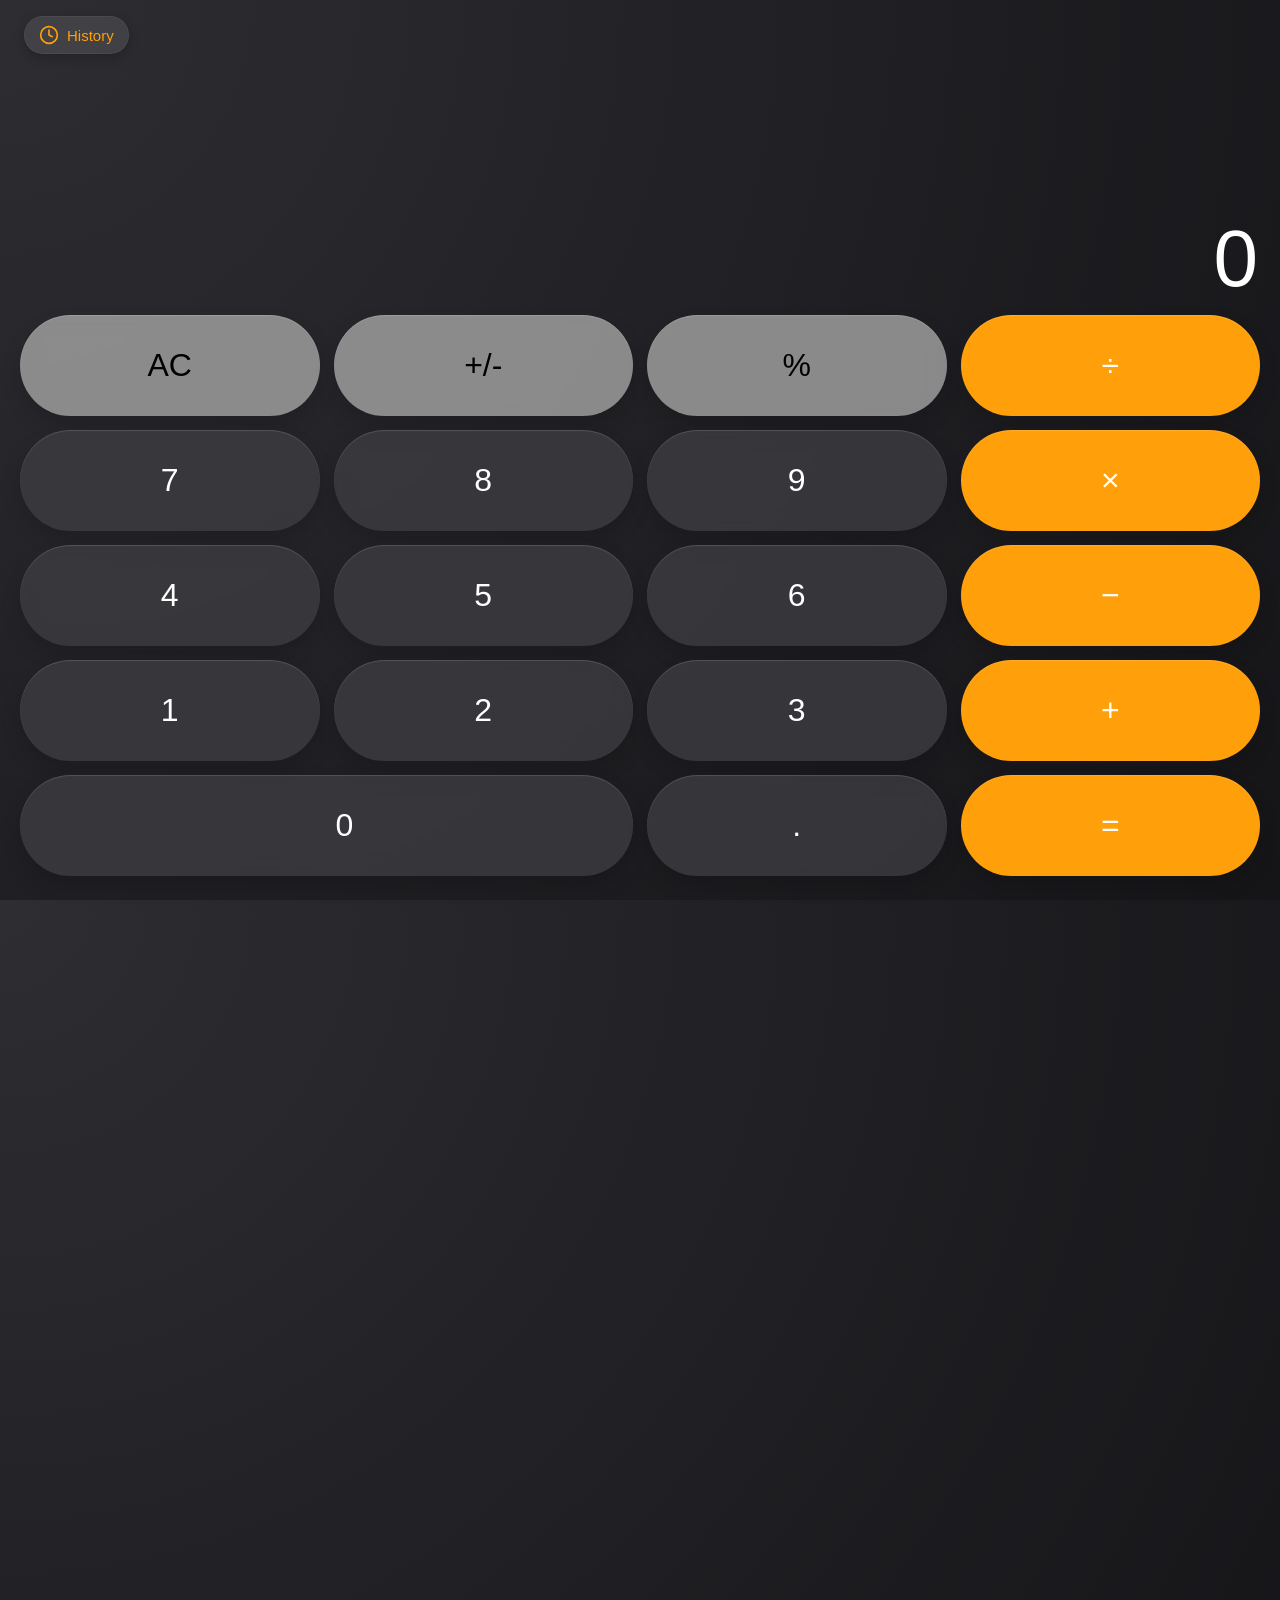
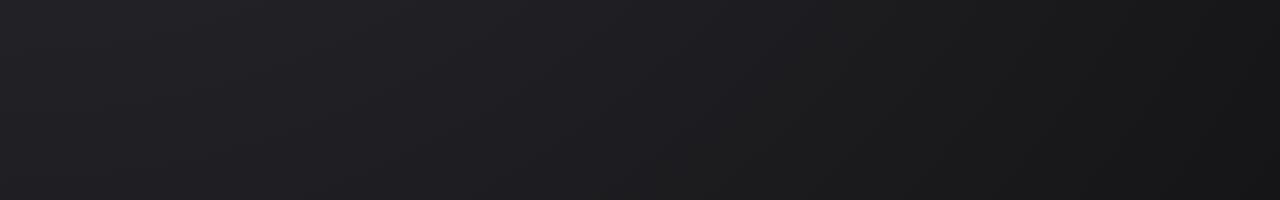
<file: assets/componets/calculator.html>
<!DOCTYPE html>
<html lang="en">
<head>
    <meta charset="UTF-8">
    <meta name="viewport" content="width=device-width, initial-scale=1.0">
    <title>macOS Calculator - Premium</title>
    <style>
        :root {
            --app-bg: radial-gradient(circle at top left, #2d2d32, #151518);
            --display-text: #ffffff;
            
            --btn-num-bg: rgba(60, 60, 65, 0.8);
            --btn-num-text: #ffffff;
            
            --btn-top-bg: rgba(165, 165, 165, 0.8);
            --btn-top-text: #000000;
            
            --btn-op-bg: #ff9f0a;
            --btn-op-text: #ffffff;
            --btn-op-active-bg: #ffffff;
            --btn-op-active-text: #ff9f0a;
            
            --history-bg: rgba(20, 20, 25, 0.65);
        }

        * {
            box-sizing: border-box;
            margin: 0;
            padding: 0;
            font-family: -apple-system, BlinkMacSystemFont, "SF Pro Display", "Segoe UI", Roboto, Helvetica, Arial, sans-serif;
            user-select: none;
            -webkit-user-select: none;
        }

        body {
            background: var(--app-bg);
            display: flex;
            justify-content: center;
            align-items: center;
            height: 100vh;
            overflow: hidden;
            color: var(--display-text);
        }

        .app-container {
            width: 100%;
            height: 100%;
            display: flex;
            position: relative;
        }

        .calculator {
            flex: 1;
            display: flex;
            flex-direction: column;
            width: 100%;
            height: 100%;
            z-index: 2;
            transition: transform 0.4s cubic-bezier(0.16, 1, 0.3, 1), filter 0.4s ease;
        }

        .calculator.blur-bg {
            filter: blur(8px) brightness(0.6);
            transform: scale(0.95);
        }

        .header {
            display: flex;
            justify-content: space-between;
            align-items: center;
            padding: 16px 24px;
        }

        .history-btn {
            background: rgba(255, 255, 255, 0.1);
            border: 1px solid rgba(255, 255, 255, 0.05);
            color: #ff9f0a;
            font-size: 15px;
            font-weight: 500;
            cursor: pointer;
            display: flex;
            align-items: center;
            gap: 8px;
            padding: 8px 14px;
            border-radius: 20px;
            transition: all 0.2s ease;
            box-shadow: 0 4px 12px rgba(0,0,0,0.2);
        }
        .history-btn:hover {
            background: rgba(255, 255, 255, 0.15);
            transform: translateY(-1px);
        }
        .history-btn:active {
            transform: translateY(1px) scale(0.95);
        }

        .display-container {
            flex: 1;
            display: flex;
            flex-direction: column;
            justify-content: flex-end;
            align-items: flex-end;
            padding: 0 24px 16px;
        }

        .display {
            font-size: 80px;
            font-weight: 200;
            line-height: 1;
            white-space: nowrap;
            transform-origin: right bottom;
            transition: transform 0.15s ease-out;
            letter-spacing: -2px;
        }
        
        .previous-equation {
            min-height: 24px;
            font-size: 22px;
            color: rgba(255, 255, 255, 0.5);
            margin-bottom: 8px;
            font-weight: 300;
            letter-spacing: 1px;
            transition: opacity 0.3s ease;
        }

        .keypad {
            display: grid;
            grid-template-columns: repeat(4, 1fr);
            grid-template-rows: repeat(5, 1fr);
            gap: 14px;
            padding: 0 20px 24px 20px;
            height: 65%;
        }

        button.key {
            border: none;
            outline: none;
            font-size: 32px;
            font-weight: 400;
            border-radius: 50vw; 
            cursor: pointer;
            display: flex;
            justify-content: center;
            align-items: center;
            position: relative;
            box-shadow: 0 10px 20px rgba(0,0,0,0.15), inset 0 1px 1px rgba(255,255,255,0.15);
            transition: transform 0.15s cubic-bezier(0.34, 1.56, 0.64, 1), filter 0.15s ease, background-color 0.2s ease;
            overflow: hidden;
        }

        /* Ripple effect wrapper logic */
        button.key::after {
            content: '';
            position: absolute;
            top: 50%;
            left: 50%;
            width: 100%;
            height: 100%;
            background: rgba(255, 255, 255, 0.2);
            border-radius: 50%;
            transform: translate(-50%, -50%) scale(0);
            opacity: 0;
            transition: transform 0.4s ease-out, opacity 0.4s ease-out;
        }

        button.key:active::after {
            transform: translate(-50%, -50%) scale(2);
            opacity: 1;
            transition: 0s;
        }

        button.key:active {
            transform: scale(0.88);
            filter: brightness(1.2);
            box-shadow: 0 4px 10px rgba(0,0,0,0.2), inset 0 1px 1px rgba(255,255,255,0.1);
        }

        .btn-num {
            background: var(--btn-num-bg);
            color: var(--btn-num-text);
            backdrop-filter: blur(10px);
            -webkit-backdrop-filter: blur(10px);
        }

        .btn-top {
            background: var(--btn-top-bg);
            color: var(--btn-top-text);
            font-size: 26px;
            backdrop-filter: blur(10px);
            -webkit-backdrop-filter: blur(10px);
        }

        .btn-op {
            background: var(--btn-op-bg);
            color: var(--btn-op-text);
            font-size: 36px;
        }

        .btn-op.active-op {
            background: var(--btn-op-active-bg);
            color: var(--btn-op-active-text);
            transition: background-color 0.3s ease, color 0.3s ease;
            transform: scale(0.95);
        }

        .btn-zero {
            grid-column: span 2;
            justify-content: flex-start;
            padding-left: 36px;
        }

        /* History Panel */
        .history-panel {
            position: absolute;
            top: 0;
            left: 0;
            width: 100%;
            height: 100%;
            background: var(--history-bg);
            backdrop-filter: blur(30px);
            -webkit-backdrop-filter: blur(30px);
            z-index: 10;
            display: flex;
            flex-direction: column;
            transform: translateY(100%);
            transition: transform 0.5s cubic-bezier(0.16, 1, 0.3, 1), opacity 0.4s ease;
            opacity: 0;
            pointer-events: none;
            border-radius: 12px;
            box-shadow: 0 -10px 40px rgba(0,0,0,0.3);
        }

        .history-panel.open {
            transform: translateY(0);
            opacity: 1;
            pointer-events: all;
        }

        .history-header {
            display: flex;
            justify-content: space-between;
            align-items: center;
            padding: 24px;
            font-size: 22px;
            font-weight: 500;
            border-bottom: 1px solid rgba(255, 255, 255, 0.08);
            background: rgba(255,255,255,0.02);
        }
        
        .history-header span {
            display: flex;
            align-items: center;
            gap: 8px;
        }

        .action-btn {
            background: rgba(255, 255, 255, 0.1);
            border: none;
            color: #fff;
            padding: 8px 16px;
            border-radius: 20px;
            font-size: 14px;
            cursor: pointer;
            transition: all 0.2s ease;
        }
        
        .action-btn.primary {
            background: #ff9f0a;
            color: #fff;
        }

        .action-btn:hover {
            filter: brightness(1.2);
            transform: translateY(-1px);
        }

        .action-btn:active {
            transform: translateY(1px);
        }

        .history-list {
            flex: 1;
            overflow-y: auto;
            padding: 16px 24px;
            display: flex;
            flex-direction: column;
            gap: 20px;
        }

        .history-item {
            display: flex;
            flex-direction: column;
            align-items: flex-end;
            padding: 16px;
            background: rgba(255,255,255,0.03);
            border: 1px solid rgba(255,255,255,0.05);
            border-radius: 16px;
            transition: all 0.2s ease;
            cursor: pointer;
            animation: slideUp 0.4s cubic-bezier(0.16, 1, 0.3, 1) forwards;
            opacity: 0;
            transform: translateY(20px);
        }

        .history-item:hover {
            background: rgba(255,255,255,0.08);
            transform: scale(1.02) !important;
        }
        
        .history-item:active {
            transform: scale(0.98) !important;
        }

        @keyframes slideUp {
            to { opacity: 1; transform: translateY(0); }
        }

        .history-equation {
            font-size: 18px;
            color: rgba(255, 255, 255, 0.5);
            margin-bottom: 8px;
        }

        .history-result {
            font-size: 32px;
            color: #ff9f0a;
            font-weight: 300;
        }
        
        .history-list::-webkit-scrollbar {
            width: 6px;
        }
        .history-list::-webkit-scrollbar-track {
            background: transparent;
        }
        .history-list::-webkit-scrollbar-thumb {
            background: rgba(255,255,255,0.2);
            border-radius: 10px;
        }
    </style>
</head>
<body>
    <div class="app-container">
        <div class="calculator" id="calculator-main">
            <div class="header">
                <button class="history-btn" id="history-btn">
                    <svg width="20" height="20" viewBox="0 0 24 24" fill="none" stroke="currentColor" stroke-width="2" stroke-linecap="round" stroke-linejoin="round">
                        <circle cx="12" cy="12" r="10"></circle>
                        <polyline points="12 6 12 12 16 14"></polyline>
                    </svg>
                    History
                </button>
            </div>
            <div class="display-container">
                <div class="previous-equation" id="prev-equation"></div>
                <div class="display" id="display">0</div>
            </div>
            <div class="keypad">
                <button class="key btn-top" id="btn-clear" data-key="Escape">AC</button>
                <button class="key btn-top" id="btn-sign">+/-</button>
                <button class="key btn-top" id="btn-percent" data-key="%">%</button>
                <button class="key btn-op" data-action="divide" data-key="/">÷</button>

                <button class="key btn-num" data-val="7" data-key="7">7</button>
                <button class="key btn-num" data-val="8" data-key="8">8</button>
                <button class="key btn-num" data-val="9" data-key="9">9</button>
                <button class="key btn-op" data-action="multiply" data-key="*">×</button>

                <button class="key btn-num" data-val="4" data-key="4">4</button>
                <button class="key btn-num" data-val="5" data-key="5">5</button>
                <button class="key btn-num" data-val="6" data-key="6">6</button>
                <button class="key btn-op" data-action="subtract" data-key="-">−</button>

                <button class="key btn-num" data-val="1" data-key="1">1</button>
                <button class="key btn-num" data-val="2" data-key="2">2</button>
                <button class="key btn-num" data-val="3" data-key="3">3</button>
                <button class="key btn-op" data-action="add" data-key="+">+</button>

                <button class="key btn-num btn-zero" data-val="0" data-key="0">0</button>
                <button class="key btn-num" data-val="." data-key=".">.</button>
                <button class="key btn-op" data-action="calculate" data-key="Enter">=</button>
            </div>
        </div>
        
        <div class="history-panel" id="history-panel">
            <div class="history-header">
                <span>
                    <svg width="24" height="24" viewBox="0 0 24 24" fill="none" stroke="#ff9f0a" stroke-width="2" stroke-linecap="round" stroke-linejoin="round">
                        <path d="M12 2v20M17 5H9.5a3.5 3.5 0 0 0 0 7h5a3.5 3.5 0 0 1 0 7H6"/>
                    </svg>
                    Calculations
                </span>
                <div style="display: flex; gap: 12px;">
                    <button class="action-btn" id="clear-history-btn">Clear</button>
                    <button class="action-btn primary" id="close-history-btn">Done</button>
                </div>
            </div>
            <div class="history-list" id="history-list">
                <!-- History items injected here -->
            </div>
        </div>
    </div>

    <script>
        const display = document.getElementById('display');
        const prevEquationDisplay = document.getElementById('prev-equation');
        const clearBtn = document.getElementById('btn-clear');
        const opBtns = document.querySelectorAll('.btn-op');
        
        const calcMain = document.getElementById('calculator-main');
        const historyBtn = document.getElementById('history-btn');
        const historyPanel = document.getElementById('history-panel');
        const closeHistoryBtn = document.getElementById('close-history-btn');
        const clearHistoryBtn = document.getElementById('clear-history-btn');
        const historyList = document.getElementById('history-list');
        
        let currentValue = '0';
        let previousValue = null;
        let operator = null;
        let waitingForNewValue = false;
        let history = JSON.parse(localStorage.getItem('mac-calc-history')) || [];

        renderHistory();

        function updateDisplay() {
            let formattedValue = currentValue;
            
            // Limit characters
            if (formattedValue.length > 9 && !formattedValue.includes('e')) {
                const num = parseFloat(formattedValue);
                if (Math.abs(num) < 0.00000001 || Math.abs(num) > 999999999) {
                    formattedValue = num.toExponential(4);
                } else {
                    let maxDecimals = 9 - Math.floor(Math.abs(num)).toString().length - 1; 
                    if(maxDecimals < 0) maxDecimals = 0;
                    formattedValue = parseFloat(num.toFixed(maxDecimals)).toString();
                }
            }
            
            if (!formattedValue.includes('e')) {
                const parts = formattedValue.split('.');
                parts[0] = parts[0].replace(/\B(?=(\d{3})+(?!\d))/g, ",");
                display.textContent = parts.join('.');
            } else {
                display.textContent = formattedValue;
            }

            const charCount = display.textContent.length;
            if (charCount > 6) {
                const scale = 6 / charCount; 
                display.style.transform = `scale(${Math.max(scale, 0.45)})`;
            } else {
                display.style.transform = 'scale(1)';
            }
            
            if (currentValue !== '0' || previousValue !== null) {
                clearBtn.textContent = 'C';
            } else {
                clearBtn.textContent = 'AC';
            }
        }

        function clearActiveOperators() {
            opBtns.forEach(btn => btn.classList.remove('active-op'));
        }

        function getOpSymbol(op) {
            switch(op) {
                case 'add': return '+';
                case 'subtract': return '−';
                case 'multiply': return '×';
                case 'divide': return '÷';
                default: return '';
            }
        }

        function saveHistory(eq, res) {
            history.unshift({ equation: eq, result: res });
            if(history.length > 50) history.pop(); // Max 50 items
            localStorage.setItem('mac-calc-history', JSON.stringify(history));
            renderHistory();
        }

        function renderHistory() {
            if (history.length === 0) {
                historyList.innerHTML = '<div style="color: rgba(255,255,255,0.4); text-align: center; margin-top: 60px; font-size: 18px; font-weight: 300;">No history available</div>';
                return;
            }
            
            historyList.innerHTML = '';
            history.forEach((item, index) => {
                const div = document.createElement('div');
                div.className = 'history-item';
                div.style.animationDelay = `${index * 0.05}s`;
                div.innerHTML = `
                    <div class="history-equation">${item.equation}</div>
                    <div class="history-result">${item.result}</div>
                `;
                div.addEventListener('click', () => {
                    currentValue = String(item.result);
                    previousValue = null;
                    operator = null;
                    prevEquationDisplay.textContent = '';
                    updateDisplay();
                    closeHistory();
                });
                historyList.appendChild(div);
            });
        }

        function handleOpClick(action, btn) {
            const numValue = parseFloat(currentValue);

            if (operator && !waitingForNewValue && previousValue !== null) {
                const result = calculate(previousValue, numValue, operator);
                const eqStr = `${previousValue} ${getOpSymbol(operator)} ${numValue} =`;
                
                currentValue = String(result);
                saveHistory(eqStr, currentValue);
                
                previousValue = result;
                updateDisplay();
            } else {
                previousValue = numValue;
            }

            operator = action;
            waitingForNewValue = true;
            clearActiveOperators();
            if(btn && action !== 'calculate') {
                btn.classList.add('active-op');
                prevEquationDisplay.textContent = `${previousValue} ${getOpSymbol(operator)}`;
            }
            
            if(action === 'calculate') {
                if (operator && previousValue !== null) {
                   prevEquationDisplay.textContent = '';
                }
                operator = null;
                previousValue = null;
            }
        }

        function calculate(a, b, op) {
            switch(op) {
                case 'add': return a + b;
                case 'subtract': return a - b;
                case 'multiply': return a * b;
                case 'divide': return a / b;
                default: return b;
            }
        }

        function simulateClick(btn) {
            if(!btn) return;
            // Native active CSS doesn't fire on JS click natively so we fake it:
            const origBg = btn.style.background;
            btn.style.transform = 'scale(0.88)';
            btn.style.filter = 'brightness(1.2)';
            
            btn.click();
            
            setTimeout(() => {
                btn.style.transform = '';
                btn.style.filter = '';
            }, 150);
        }

        // Button clicks
        document.querySelectorAll('button.key').forEach(btn => {
            btn.addEventListener('click', () => {
                const isNum = btn.classList.contains('btn-num');
                const isOp = btn.classList.contains('btn-op');
                const id = btn.id;

                if (isNum) {
                    clearActiveOperators();
                    const val = btn.dataset.val;
                    
                    if (waitingForNewValue) {
                        currentValue = val === '.' ? '0.' : val;
                        waitingForNewValue = false;
                    } else {
                        if (val === '.') {
                            if (!currentValue.includes('.')) {
                                currentValue += '.';
                            }
                        } else {
                            currentValue = currentValue === '0' ? val : currentValue + val;
                        }
                    }
                    updateDisplay();
                }

                if (isOp) {
                    const action = btn.dataset.action;
                    handleOpClick(action, btn);
                }

                if (id === 'btn-clear') {
                    if (clearBtn.textContent === 'C') {
                        currentValue = '0';
                    } else {
                        currentValue = '0';
                        previousValue = null;
                        operator = null;
                        prevEquationDisplay.textContent = '';
                        clearActiveOperators();
                    }
                    updateDisplay();
                }

                if (id === 'btn-sign') {
                    if (currentValue !== '0') {
                        currentValue = String(parseFloat(currentValue) * -1);
                        updateDisplay();
                    }
                }

                if (id === 'btn-percent') {
                     currentValue = String(parseFloat(currentValue) / 100);
                     updateDisplay();
                }
            });
        });

        // Keyboard support
        document.addEventListener('keydown', (e) => {
            // Check if history is open, if so allow esc to close it
            if (historyPanel.classList.contains('open')) {
                if (e.key === 'Escape') closeHistory();
                return;
            }

            let key = e.key;
            if (key === 'Enter' || key === '=') {
                e.preventDefault();
                simulateClick(document.querySelector('button[data-key="Enter"]'));
                return;
            }
            if (key === 'Backspace') {
                e.preventDefault();
                currentValue = currentValue.length > 1 ? currentValue.slice(0, -1) : '0';
                if(currentValue === '-' || currentValue === '-0') currentValue = '0';
                updateDisplay();
                return;
            }
            if (key === 'Escape') {
                e.preventDefault();
                simulateClick(document.getElementById('btn-clear'));
                return;
            }

            if (key === 'x') key = '*';

            const btn = document.querySelector(`button[data-key="${key}"]`);
            if (btn) {
                e.preventDefault();
                simulateClick(btn);
            }
        });

        function closeHistory() {
            historyPanel.classList.remove('open');
            calcMain.classList.remove('blur-bg');
        }

        historyBtn.addEventListener('click', () => {
            historyPanel.classList.add('open');
            calcMain.classList.add('blur-bg');
        });
        
        closeHistoryBtn.addEventListener('click', closeHistory);

        clearHistoryBtn.addEventListener('click', () => {
            history = [];
            localStorage.removeItem('mac-calc-history');
            renderHistory();
        });

        updateDisplay();
    </script>
</body>
</html>
</file>
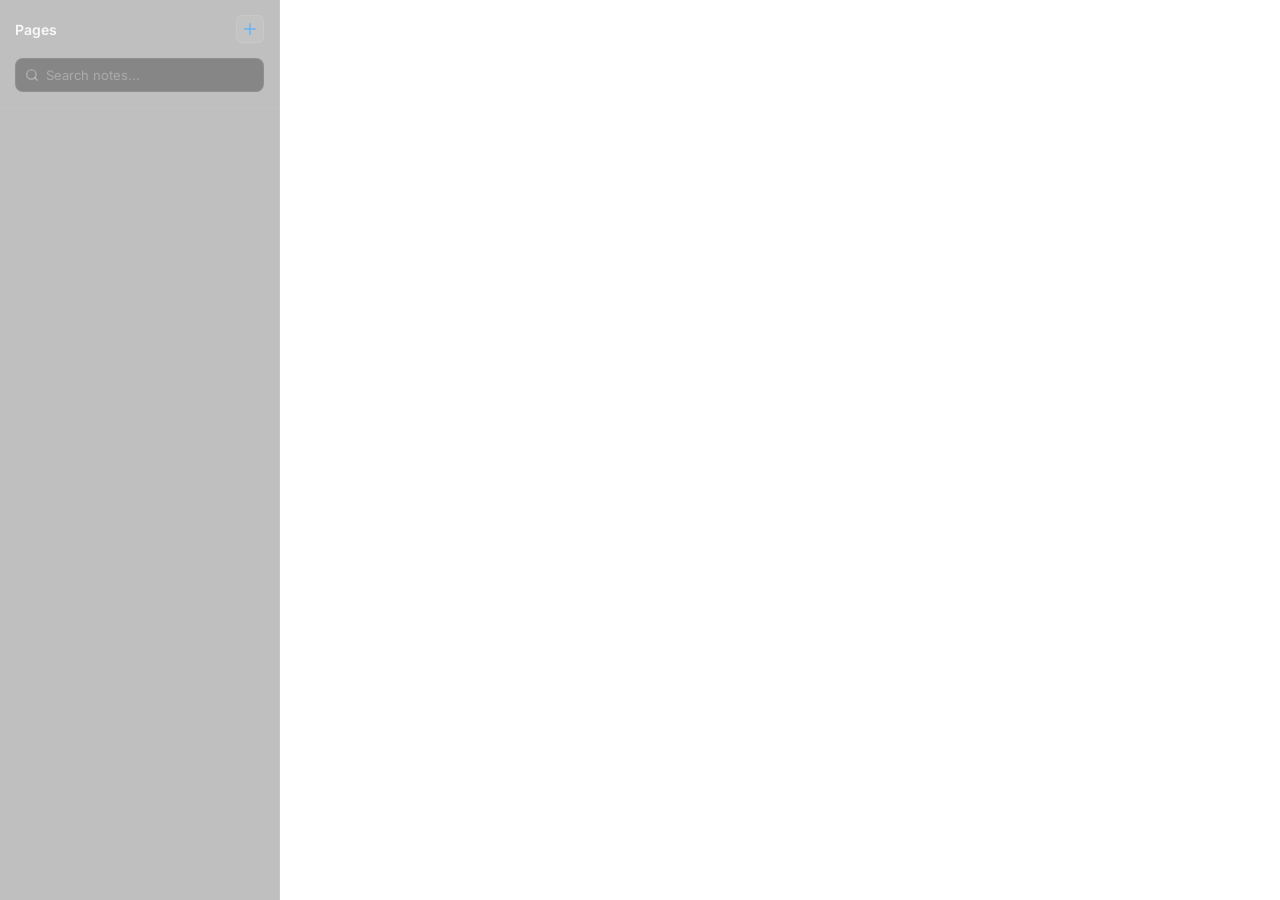
<file: assets/componets/pages.html>
<!DOCTYPE html>
<html lang="en">
<head>
  <meta charset="UTF-8">
  <link href="https://fonts.googleapis.com/css2?family=Inter:wght@400;500;600&display=swap" rel="stylesheet">
  <style>
    * {
      box-sizing: border-box;
      margin: 0;
      padding: 0;
      font-family: 'Inter', -apple-system, BlinkMacSystemFont, sans-serif;
    }
    body {
      background: transparent;
      color: rgba(255,255,255,0.9);
      height: 100vh;
      display: flex;
      overflow: hidden;
    }
    
    /* Layout */
    .sidebar {
      width: 280px;
      background: rgba(0, 0, 0, 0.25);
      border-right: 1px solid rgba(255, 255, 255, 0.1);
      display: flex;
      flex-direction: column;
      backdrop-filter: blur(20px);
      -webkit-backdrop-filter: blur(20px);
    }
    .sidebar-header {
      padding: 15px;
      display: flex;
      justify-content: space-between;
      align-items: center;
    }
    .header-title {
      font-weight: 600; 
      font-size: 14px;
      color: rgba(255, 255, 255, 0.9);
    }
    .add-btn {
      background: rgba(255, 255, 255, 0.05);
      border: 1px solid rgba(255, 255, 255, 0.1);
      border-radius: 6px;
      color: #64b5f6;
      cursor: pointer;
      width: 28px;
      height: 28px;
      display: flex;
      align-items: center;
      justify-content: center;
      transition: all 0.2s;
    }
    .add-btn:hover { 
      background: rgba(255, 255, 255, 0.1);
      color: #82c4f8; 
      transform: scale(1.05);
    }
    
    /* Search Bar */
    .search-container {
      padding: 0 15px 15px 15px;
      border-bottom: 1px solid rgba(255, 255, 255, 0.05);
    }
    .search-input-wrapper {
      position: relative;
    }
    .search-icon {
      position: absolute;
      left: 10px;
      top: 50%;
      transform: translateY(-50%);
      color: rgba(255, 255, 255, 0.4);
      width: 14px;
      height: 14px;
    }
    .search-input {
      width: 100%;
      background: rgba(0,0,0,0.3);
      border: 1px solid rgba(255,255,255,0.08);
      border-radius: 8px;
      padding: 8px 12px 8px 30px;
      color: #fff;
      font-size: 13px;
      outline: none;
      transition: all 0.2s;
    }
    .search-input:focus {
      border-color: #64b5f6;
      background: rgba(0,0,0,0.4);
      box-shadow: 0 0 0 2px rgba(100, 181, 246, 0.2);
    }
    .search-input::placeholder {
      color: rgba(255,255,255,0.3);
    }

    .notes-list {
      flex: 1;
      overflow-y: auto;
      padding: 10px;
    }
    .notes-list::-webkit-scrollbar { width: 4px; }
    .notes-list::-webkit-scrollbar-thumb { background: rgba(255,255,255,0.2); border-radius: 4px; }

    .note-item {
      padding: 12px;
      border-radius: 8px;
      margin-bottom: 5px;
      cursor: pointer;
      transition: background 0.2s;
      position: relative;
    }
    .note-item:hover {
      background: rgba(255, 255, 255, 0.05);
    }
    .note-item.active {
      background: rgba(100, 181, 246, 0.15);
    }
    .note-title {
      font-size: 14px;
      font-weight: 600;
      margin-bottom: 4px;
      white-space: nowrap;
      overflow: hidden;
      text-overflow: ellipsis;
      color: #fff;
      padding-right: 20px; /* Room for pin */
    }
    .note-preview {
      font-size: 12px;
      color: rgba(255, 255, 255, 0.5);
      white-space: nowrap;
      overflow: hidden;
      text-overflow: ellipsis;
    }
    .note-date {
      font-size: 10px;
      color: rgba(255, 255, 255, 0.3);
      position: absolute;
      top: 13px;
      right: 12px;
    }
    .pin-icon {
      position: absolute;
      right: 12px;
      bottom: 12px;
      color: #fbbc05;
      width: 12px;
      height: 12px;
      display: none;
      opacity: 0.8;
    }
    .note-item.pinned .pin-icon {
      display: block;
    }

    /* Editor View */
    .editor {
      flex: 1;
      display: flex;
      flex-direction: column;
      background: rgba(255, 255, 255, 0.02);
      position: relative;
    }
    .editor-header {
      padding: 15px 20px;
      display: flex;
      justify-content: space-between;
      align-items: center;
      border-bottom: 1px solid rgba(255, 255, 255, 0.05);
    }
    .editor-date {
      font-size: 12px;
      color: rgba(255, 255, 255, 0.4);
    }
    .header-actions {
      display: flex;
      gap: 12px;
    }
    .action-btn {
      background: transparent;
      border: none;
      color: rgba(255,255,255,0.4);
      cursor: pointer;
      display: flex;
      align-items: center;
      justify-content: center;
      width: 26px;
      height: 26px;
      border-radius: 6px;
      transition: all 0.2s;
    }
    .action-btn:hover {
      background: rgba(255, 255, 255, 0.1);
      color: #fff;
    }
    .action-btn.delete:hover {
      color: #ff5f56;
      background: rgba(255, 95, 86, 0.1);
    }
    .action-btn.active-pin {
      color: #fbbc05;
      background: rgba(251, 188, 5, 0.1);
    }

    /* Formatting Toolbar */
    .editor-toolbar {
      display: flex;
      gap: 4px;
      padding: 10px 20px;
      border-bottom: 1px solid rgba(255, 255, 255, 0.03);
      background: rgba(0, 0, 0, 0.15);
      flex-wrap: wrap;
    }
    .toolbar-btn {
      background: transparent;
      border: 1px solid transparent;
      color: rgba(255, 255, 255, 0.6);
      border-radius: 6px;
      width: 28px;
      height: 28px;
      display: flex;
      align-items: center;
      justify-content: center;
      cursor: pointer;
      transition: all 0.15s;
    }
    .toolbar-btn:hover {
      background: rgba(255, 255, 255, 0.1);
      color: #fff;
    }
    .toolbar-btn.active {
      background: rgba(255, 255, 255, 0.2);
      color: #64b5f6;
    }
    .toolbar-divider {
      width: 1px;
      height: 16px;
      background: rgba(255, 255, 255, 0.1);
      margin: auto 8px;
    }
    
    /* Content Area */
    .editor-content {
      flex: 1;
      padding: 30px;
      overflow-y: auto;
      display: flex;
      flex-direction: column;
    }
    .editor-content::-webkit-scrollbar { width: 6px; }
    .editor-content::-webkit-scrollbar-thumb { background: rgba(255,255,255,0.1); border-radius: 4px; }

    #note-title-input {
      width: 100%;
      background: transparent;
      border: none;
      outline: none;
      color: #fff;
      font-size: 26px;
      font-weight: 600;
      margin-bottom: 20px;
      flex-shrink: 0;
    }
    #note-title-input::placeholder { color: rgba(255,255,255,0.2); }
    
    #note-body-input {
      width: 100%;
      flex: 1;
      background: transparent;
      border: none;
      outline: none;
      color: rgba(255, 255, 255, 0.85);
      font-size: 15px;
      line-height: 1.6;
      cursor: text;
    }
    #note-body-input:empty:before {
      content: attr(placeholder);
      color: rgba(255,255,255,0.2);
      pointer-events: none;
      display: block; 
    }
    #note-body-input ul, #note-body-input ol { margin-left: 20px; margin-bottom: 10px; }
    #note-body-input li { margin-bottom: 5px; }
    #note-body-input a {
      color: #64b5f6;
      text-decoration: underline;
      cursor: text;
    }
    #note-body-input a:hover {
      cursor: pointer;
    }

    /* Word Count Footer */
    .word-count {
      padding: 8px 20px;
      font-size: 11px;
      color: rgba(255,255,255,0.3);
      border-top: 1px solid rgba(255, 255, 255, 0.05);
      text-align: right;
      background: rgba(0,0,0,0.1);
    }
    
    /* Empty State */
    .empty-state {
      display: flex;
      flex-direction: column;
      align-items: center;
      justify-content: center;
      flex: 1;
      color: rgba(255, 255, 255, 0.3);
      font-size: 14px;
      gap: 15px;
    }
    .empty-state svg {
      width: 48px;
      height: 48px;
      opacity: 0.2;
    }
  </style>
</head>
<body>
  <div class="sidebar">
    <div class="sidebar-header">
      <span class="header-title">Pages</span>
      <button class="add-btn" id="add-btn" title="Create note">
        <svg width="18" height="18" viewBox="0 0 24 24" fill="none" stroke="currentColor" stroke-width="2" stroke-linecap="round"><line x1="12" y1="5" x2="12" y2="19"></line><line x1="5" y1="12" x2="19" y2="12"></line></svg>
      </button>
    </div>
    <div class="search-container">
      <div class="search-input-wrapper">
        <svg class="search-icon" viewBox="0 0 24 24" fill="none" stroke="currentColor" stroke-width="2" stroke-linecap="round"><circle cx="11" cy="11" r="8"></circle><line x1="21" y1="21" x2="16.65" y2="16.65"></line></svg>
        <input type="text" class="search-input" id="search-input" placeholder="Search notes...">
      </div>
    </div>
    <div class="notes-list" id="notes-list">
      <!-- Notes injected here -->
    </div>
  </div>
  
  <div class="editor" id="editor" style="display: none;">
    <div class="editor-header">
      <div class="editor-date" id="editor-date"></div>
      <div class="header-actions">
        <button class="action-btn" id="pin-btn" title="Pin Note">
          <svg width="14" height="14" viewBox="0 0 24 24" fill="none" stroke="currentColor" stroke-width="2" stroke-linecap="round" stroke-linejoin="round">
            <line x1="12" y1="17" x2="12" y2="22"></line>
            <path d="M5 17h14v-1.76a2 2 0 0 0-1.11-1.79l-1.78-.9A2 2 0 0 1 15 11.23V6a2 2 0 0 0-2-2h-2a2 2 0 0 0-2 2v5.23a2 2 0 0 1-1.11 1.32l-1.78.9A2 2 0 0 0 5 15.24Z"></path>
          </svg>
        </button>
        <button class="action-btn" id="duplicate-btn" title="Duplicate Note">
          <svg width="14" height="14" viewBox="0 0 24 24" fill="none" stroke="currentColor" stroke-width="2" stroke-linecap="round" stroke-linejoin="round">
            <rect x="9" y="9" width="13" height="13" rx="2" ry="2"></rect>
            <path d="M5 15H4a2 2 0 0 1-2-2V4a2 2 0 0 1 2-2h9a2 2 0 0 1 2 2v1"></path>
          </svg>
        </button>
        <button class="action-btn delete" id="delete-btn" title="Delete Note">
          <svg width="14" height="14" viewBox="0 0 24 24" fill="none" stroke="currentColor" stroke-width="2" stroke-linecap="round"><polyline points="3 6 5 6 21 6"></polyline><path d="M19 6v14a2 2 0 0 1-2 2H7a2 2 0 0 1-2-2V6m3 0V4a2 2 0 0 1 2-2h4a2 2 0 0 1 2 2v2"></path></svg>
        </button>
      </div>
    </div>
    
    <!-- Rich Text Toolbar -->
    <div class="editor-toolbar" id="format-toolbar">
      <button class="toolbar-btn" data-command="bold" title="Bold"><strong>B</strong></button>
      <button class="toolbar-btn" data-command="italic" title="Italic"><em>I</em></button>
      <button class="toolbar-btn" data-command="underline" title="Underline"><u>U</u></button>
      <button class="toolbar-btn" data-command="strikeThrough" title="Strikethrough"><strike>S</strike></button>
      <div class="toolbar-divider"></div>
      <button class="toolbar-btn" data-command="createLink" title="Insert Link">
        <svg width="15" height="15" viewBox="0 0 24 24" fill="none" stroke="currentColor" stroke-width="2" stroke-linecap="round" stroke-linejoin="round"><path d="M10 13a5 5 0 0 0 7.54.54l3-3a5 5 0 0 0-7.07-7.07l-1.72 1.71"></path><path d="M14 11a5 5 0 0 0-7.54-.54l-3 3a5 5 0 0 0 7.07 7.07l1.71-1.71"></path></svg>
      </button>
      <button class="toolbar-btn" data-command="insertUnorderedList" title="Bulleted List">
        <svg width="16" height="16" viewBox="0 0 24 24" fill="none" stroke="currentColor" stroke-width="2"><line x1="8" y1="6" x2="21" y2="6"></line><line x1="8" y1="12" x2="21" y2="12"></line><line x1="8" y1="18" x2="21" y2="18"></line><line x1="3" y1="6" x2="3.01" y2="6"></line><line x1="3" y1="12" x2="3.01" y2="12"></line><line x1="3" y1="18" x2="3.01" y2="18"></line></svg>
      </button>
      <button class="toolbar-btn" data-command="insertOrderedList" title="Numbered List">
        <svg width="16" height="16" viewBox="0 0 24 24" fill="none" stroke="currentColor" stroke-width="2"><line x1="10" y1="6" x2="21" y2="6"></line><line x1="10" y1="12" x2="21" y2="12"></line><line x1="10" y1="18" x2="21" y2="18"></line><path d="M4 6h1v4"></path><path d="M4 10h2"></path><path d="M6 18H4c0-1 2-2 2-3s-1-1.5-2-1"></path></svg>
      </button>
      <div class="toolbar-divider"></div>
      <button class="toolbar-btn" data-command="removeFormat" title="Clear Formatting">
        <svg width="16" height="16" viewBox="0 0 24 24" fill="none" stroke="currentColor" stroke-width="2"><path d="M12 4v16"></path><path d="M4 8V4h16v4"></path><path d="m4 20 16-16"></path></svg>
      </button>
    </div>

    <div class="editor-content">
      <input type="text" id="note-title-input" placeholder="Title" autocomplete="off">
      <div id="note-body-input" contenteditable="true" placeholder="Start typing..."></div>
    </div>
    
    <div class="word-count" id="word-count">0 words, 0 characters</div>
  </div>
  
  <div class="empty-state" id="empty-state">
    <svg viewBox="0 0 24 24" fill="none" stroke="currentColor" stroke-width="1.5" stroke-linecap="round"><path d="M14 2H6a2 2 0 0 0-2 2v16a2 2 0 0 0 2 2h12a2 2 0 0 0 2-2V8z"></path><polyline points="14 2 14 8 20 8"></polyline><line x1="16" y1="13" x2="8" y2="13"></line><line x1="16" y1="17" x2="8" y2="17"></line><polyline points="10 9 9 9 8 9"></polyline></svg>
    No Note Selected
  </div>

  <script>
    const notesListEl = document.getElementById('notes-list');
    const editorEl = document.getElementById('editor');
    const emptyStateEl = document.getElementById('empty-state');
    const titleInput = document.getElementById('note-title-input');
    const bodyInput = document.getElementById('note-body-input');
    const editorDate = document.getElementById('editor-date');
    const searchInput = document.getElementById('search-input');
    const wordCountEl = document.getElementById('word-count');
    const pinBtn = document.getElementById('pin-btn');
    
    let notes = JSON.parse(localStorage.getItem('mac_notes_advanced')) || [];
    let activeNoteId = null;
    let searchQuery = '';

    // If migrating from basic version
    if (notes.length === 0 && localStorage.getItem('mac_notes')) {
      const oldNotes = JSON.parse(localStorage.getItem('mac_notes')) || [];
      notes = oldNotes.map(n => ({
        ...n,
        pinned: false,
        bodyHtml: n.body.replace(/\n/g, '<br>') // Convert basic text to HTML
      }));
      localStorage.setItem('mac_notes_advanced', JSON.stringify(notes));
    }

    function saveNotes() {
      localStorage.setItem('mac_notes_advanced', JSON.stringify(notes));
      renderNotesList();
    }

    function createNote() {
      const newNote = {
        id: Date.now().toString(),
        title: '',
        bodyHtml: '',
        bodyText: '',
        date: new Date().toISOString(),
        pinned: false
      };
      notes.unshift(newNote);
      activeNoteId = newNote.id;
      searchQuery = '';
      searchInput.value = '';
      saveNotes();
      openEditor(newNote);
    }
    
    function duplicateNote() {
      if (!activeNoteId) return;
      const currentNote = notes.find(n => n.id === activeNoteId);
      if (!currentNote) return;
      
      const newNote = {
        id: Date.now().toString(),
        title: currentNote.title ? currentNote.title + ' (Copy)' : '(Copy)',
        bodyHtml: currentNote.bodyHtml,
        bodyText: currentNote.bodyText,
        date: new Date().toISOString(),
        pinned: false
      };
      notes.unshift(newNote);
      activeNoteId = newNote.id;
      saveNotes();
      openEditor(newNote);
    }

    function deleteNote(id) {
      notes = notes.filter(n => n.id !== id);
      if (activeNoteId === id) {
        activeNoteId = null;
        editorEl.style.display = 'none';
        emptyStateEl.style.display = 'flex';
      }
      saveNotes();
    }

    function togglePin() {
      if (!activeNoteId) return;
      const note = notes.find(n => n.id === activeNoteId);
      if (note) {
        note.pinned = !note.pinned;
        pinBtn.classList.toggle('active-pin', note.pinned);
        saveNotes();
      }
    }

    function getShortDate(isoString) {
      const d = new Date(isoString);
      const today = new Date();
      if (d.toDateString() === today.toDateString()) {
        return d.toLocaleTimeString([], {hour: '2-digit', minute:'2-digit'});
      }
      return d.toLocaleDateString();
    }
    
    function getLongDate(isoString) {
      const d = new Date(isoString);
      return d.toLocaleDateString('en-US', { month: 'long', day: 'numeric', year: 'numeric' }) + 
             ' at ' + d.toLocaleTimeString([], {hour: '2-digit', minute:'2-digit'});
    }

    function getSortedAndFilteredNotes() {
      let filtered = notes.filter(n => {
        const titleMatch = (n.title || '').toLowerCase().includes(searchQuery.toLowerCase());
        const bodyMatch = (n.bodyText || '').toLowerCase().includes(searchQuery.toLowerCase());
        return titleMatch || bodyMatch;
      });
      // Sort pinned to top, then by date descending
      filtered.sort((a, b) => {
        if (a.pinned === b.pinned) {
          return new Date(b.date) - new Date(a.date);
        }
        return a.pinned ? -1 : 1;
      });
      return filtered;
    }

    function renderNotesList() {
      notesListEl.innerHTML = '';
      const displayNotes = getSortedAndFilteredNotes();
      
      if (displayNotes.length === 0 && searchQuery) {
        notesListEl.innerHTML = '<div style="padding:20px; text-align:center; color:rgba(255,255,255,0.3); font-size:13px;">No results found.</div>';
        return;
      }
      
      displayNotes.forEach(note => {
        const div = document.createElement('div');
        div.className = `note-item ${note.id === activeNoteId ? 'active' : ''} ${note.pinned ? 'pinned' : ''}`;
        
        const title = note.title.trim() || 'New Note';
        // Extract plain text for preview
        const tempDiv = document.createElement('div');
        tempDiv.innerHTML = note.bodyHtml || '';
        const previewText = tempDiv.textContent || tempDiv.innerText || 'No additional text';

        div.innerHTML = `
          <div class="note-title">${title}</div>
          <div class="note-preview">${previewText}</div>
          <div class="note-date">${getShortDate(note.date)}</div>
          <svg class="pin-icon" viewBox="0 0 24 24" fill="currentColor"><path d="M12 2C9.5 2 8.5 4 8.5 4v5l-2 3v2h4.5v8l1 2 1-2v-8H17.5v-2l-2-3V4s-1-2-3.5-2z"/></svg>
        `;
        div.onclick = () => {
          activeNoteId = note.id;
          renderNotesList(); // Highlight new active element
          openEditor(note);
        };
        notesListEl.appendChild(div);
      });
    }

    function updateWordCount(text) {
      const count = text.trim() ? text.trim().split(/\s+/).length : 0;
      const chars = text.length;
      wordCountEl.textContent = `${count} word${count !== 1 ? 's' : ''}, ${chars} character${chars !== 1 ? 's' : ''}`;
    }

    function openEditor(note) {
      editorEl.style.display = 'flex';
      emptyStateEl.style.display = 'none';
      
      // Update UI state
      titleInput.value = note.title || '';
      bodyInput.innerHTML = note.bodyHtml || '';
      editorDate.textContent = getLongDate(note.date);
      pinBtn.classList.toggle('active-pin', !!note.pinned);
      
      updateWordCount(bodyInput.textContent || bodyInput.innerText || '');
      // Focus body if title already exists
      if (note.title) {
         bodyInput.focus();
      } else {
         titleInput.focus();
      }
      
      // Update toolbar states
      checkFormattingStates();
    }

    // -- Formatting / Rich Text --
    const cmdButtons = document.querySelectorAll('.toolbar-btn');
    cmdButtons.forEach(btn => {
      btn.addEventListener('mousedown', (e) => {
        e.preventDefault(); // Prevents losing focus from contenteditable
        const cmd = btn.getAttribute('data-command');
        
        if (cmd === 'createLink') {
          const url = prompt('Enter link URL (e.g. https://google.com):', 'https://');
          if (url) {
            document.execCommand('createLink', false, url);
            updateActiveNote();
            checkFormattingStates();
          }
          return;
        }

        document.execCommand(cmd, false, null);
        updateActiveNote();
        checkFormattingStates();
      });
    });

    // Open links with Ctrl+Click
    bodyInput.addEventListener('click', (e) => {
      const link = e.target.closest('a');
      if (link && (e.ctrlKey || e.metaKey)) {
        e.preventDefault();
        window.open(link.href, '_blank', 'noopener,noreferrer');
      }
    });

    // Show tooltip for links
    bodyInput.addEventListener('mouseover', (e) => {
      const link = e.target.closest('a');
      if (link) {
        link.title = "Ctrl+Click (or Cmd+Click) to open link";
      }
    });

    function checkFormattingStates() {
      if (document.activeElement !== bodyInput) return;
      cmdButtons.forEach(btn => {
        const cmd = btn.getAttribute('data-command');
        if (cmd === 'removeFormat') return;
        if (document.queryCommandState(cmd)) {
          btn.classList.add('active');
        } else {
          btn.classList.remove('active');
        }
      });
    }

    // -- Event Listeners --
    document.getElementById('add-btn').onclick = createNote;
    document.getElementById('duplicate-btn').onclick = duplicateNote;
    document.getElementById('pin-btn').onclick = togglePin;
    
    document.getElementById('delete-btn').onclick = () => {
      if (activeNoteId && confirm('Are you sure you want to delete this note?')) {
        deleteNote(activeNoteId);
      }
    };

    searchInput.addEventListener('input', (e) => {
      searchQuery = e.target.value;
      renderNotesList();
    });

    function updateActiveNote() {
      if (!activeNoteId) return;
      const note = notes.find(n => n.id === activeNoteId);
      if (note) {
        note.title = titleInput.value;
        note.bodyHtml = bodyInput.innerHTML;
        note.bodyText = bodyInput.textContent || bodyInput.innerText || '';
        note.date = new Date().toISOString();
        editorDate.textContent = getLongDate(note.date);
        updateWordCount(note.bodyText);
        saveNotes();
      }
    }

    titleInput.addEventListener('input', updateActiveNote);
    bodyInput.addEventListener('input', updateActiveNote);
    bodyInput.addEventListener('keyup', checkFormattingStates);
    bodyInput.addEventListener('mouseup', checkFormattingStates);
    
    // Paste handler for contenteditable to strip complex styles but keep basic ones (optional)
    bodyInput.addEventListener('paste', (e) => {
      e.preventDefault();
      const text = (e.originalEvent || e).clipboardData.getData('text/plain');
      document.execCommand('insertText', false, text);
    });

    // Initial render
    renderNotesList();
    if (notes.length > 0) {
      activeNoteId = notes[0].id;
      renderNotesList();
      openEditor(notes.find(n => n.id === activeNoteId));
    }
  </script>
</body>
</html>
</file>
